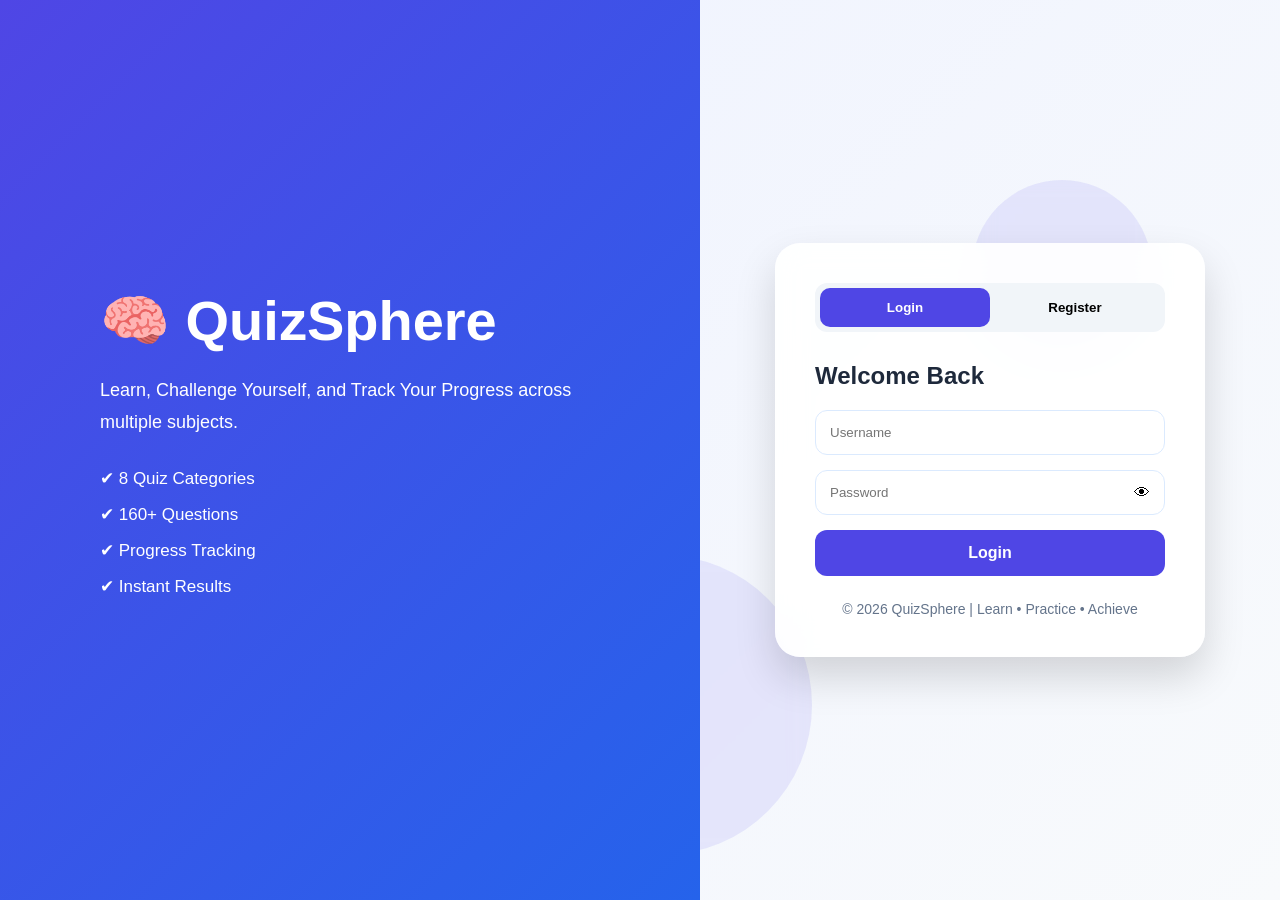
<file: index.html>
<<<<<<< HEAD
<!DOCTYPE html>
<html lang="en">
<head>
    <meta charset="UTF-8">
    <meta name="viewport" content="width=device-width, initial-scale=1.0">
    <title>QuizSphere Dashboard</title>
    <link rel="stylesheet" href="public/css/style.css">
</head>
<body>

<!-- Background Shapes -->
<div class="bg-shape shape1"></div>
<div class="bg-shape shape2"></div>
<div class="bg-shape shape3"></div>

<!-- HEADER -->
<header class="dashboard-header">

    <div>
        <h1>🧠 QuizSphere</h1>
        <p id="welcomeUser">Welcome Back</p>
    </div>

    <div style="display:flex; gap:10px;">
        <button onclick="window.location.href='leaderboard.html'" class="logout-btn">
            Leaderboard
        </button>

        <button id="logoutBtn" class="logout-btn">
            Logout
        </button>
    </div>

</header>

<!-- HERO SECTION -->
<section class="hero">
    <h2>Challenge Your Knowledge</h2>
    <p>Choose a subject and test your skills with interactive quizzes.</p>
</section>

<!-- SEARCH -->
<section class="search-section">
    <input type="text" id="searchInput" placeholder="🔍 Search Subject...">
</section>

<!-- STATS -->
<section class="stats">

    <div class="stat-card">
        <h3>8</h3>
        <p>Subjects</p>
    </div>

    <div class="stat-card">
        <h3>160</h3>
        <p>Questions</p>
    </div>

    <div class="stat-card">
        <h3 id="completedQuiz">0</h3>
        <p>Completed</p>
    </div>

</section>

<!-- SUBJECTS -->
<section class="subjects-grid" id="subjectsGrid">

    <div class="subject-card" data-subject="Mathematics">
        <h3>📐 Mathematics</h3>
        <p>20 Questions</p>
        <button onclick="startQuiz('Mathematics')">Start Quiz</button>
    </div>

    <div class="subject-card" data-subject="Science">
        <h3>🔬 Science</h3>
        <p>20 Questions</p>
        <button onclick="startQuiz('Science')">Start Quiz</button>
    </div>

    <div class="subject-card" data-subject="English">
        <h3>📖 English</h3>
        <p>20 Questions</p>
        <button onclick="startQuiz('English')">Start Quiz</button>
    </div>

    <div class="subject-card" data-subject="History">
        <h3>🏛 History</h3>
        <p>20 Questions</p>
        <button onclick="startQuiz('History')">Start Quiz</button>
    </div>

    <div class="subject-card" data-subject="Geography">
        <h3>🌍 Geography</h3>
        <p>20 Questions</p>
        <button onclick="startQuiz('Geography')">Start Quiz</button>
    </div>

    <div class="subject-card" data-subject="ComputerScience">
        <h3>💻 Computer Science</h3>
        <p>20 Questions</p>
        <button onclick="startQuiz('ComputerScience')">Start Quiz</button>
    </div>

    <div class="subject-card" data-subject="GeneralKnowledge">
        <h3>🧠 General Knowledge</h3>
        <p>20 Questions</p>
        <button onclick="startQuiz('GeneralKnowledge')">Start Quiz</button>
    </div>

</section>

<script>

// LOGIN CHECK
if (localStorage.getItem("loggedIn") !== "true") {
    window.location.href = "login.html";
}

// USER
const user = localStorage.getItem("currentUser") || "Student";

document.getElementById("welcomeUser").textContent =
`Welcome, ${user} 👋`;

// COMPLETED QUIZZES
const subjects = [
    "Mathematics",
    "Science",
    "English",
    "History",
    "Geography",
    "ComputerScience",
    "GeneralKnowledge"
];

let completed = 0;

subjects.forEach(subject => {
    if (localStorage.getItem(subject + "_completed") === "true") {
        completed++;
    }
});

document.getElementById("completedQuiz").textContent = completed;

// LOGOUT
document.getElementById("logoutBtn").addEventListener("click", () => {
    localStorage.removeItem("loggedIn");
    window.location.href = "login.html";
});

// SEARCH SUBJECTS
const searchInput = document.getElementById("searchInput");

searchInput.addEventListener("keyup", () => {
    const value = searchInput.value.toLowerCase();

    document.querySelectorAll(".subject-card").forEach(card => {
        const text = card.dataset.subject.toLowerCase();

        card.style.display = text.includes(value) ? "block" : "none";
    });
});

// START QUIZ
function startQuiz(subject) {
    localStorage.setItem("selectedSubject", subject);
    window.location.href = "quiz.html";
}

// ANIMATION
document.querySelectorAll(".subject-card").forEach((card, index) => {
    card.style.opacity = "0";
    card.style.transform = "translateY(20px)";

    setTimeout(() => {
        card.style.transition = "all .5s ease";
        card.style.opacity = "1";
        card.style.transform = "translateY(0)";
    }, index * 100);
});

</script>

</body>
</html>
</file>
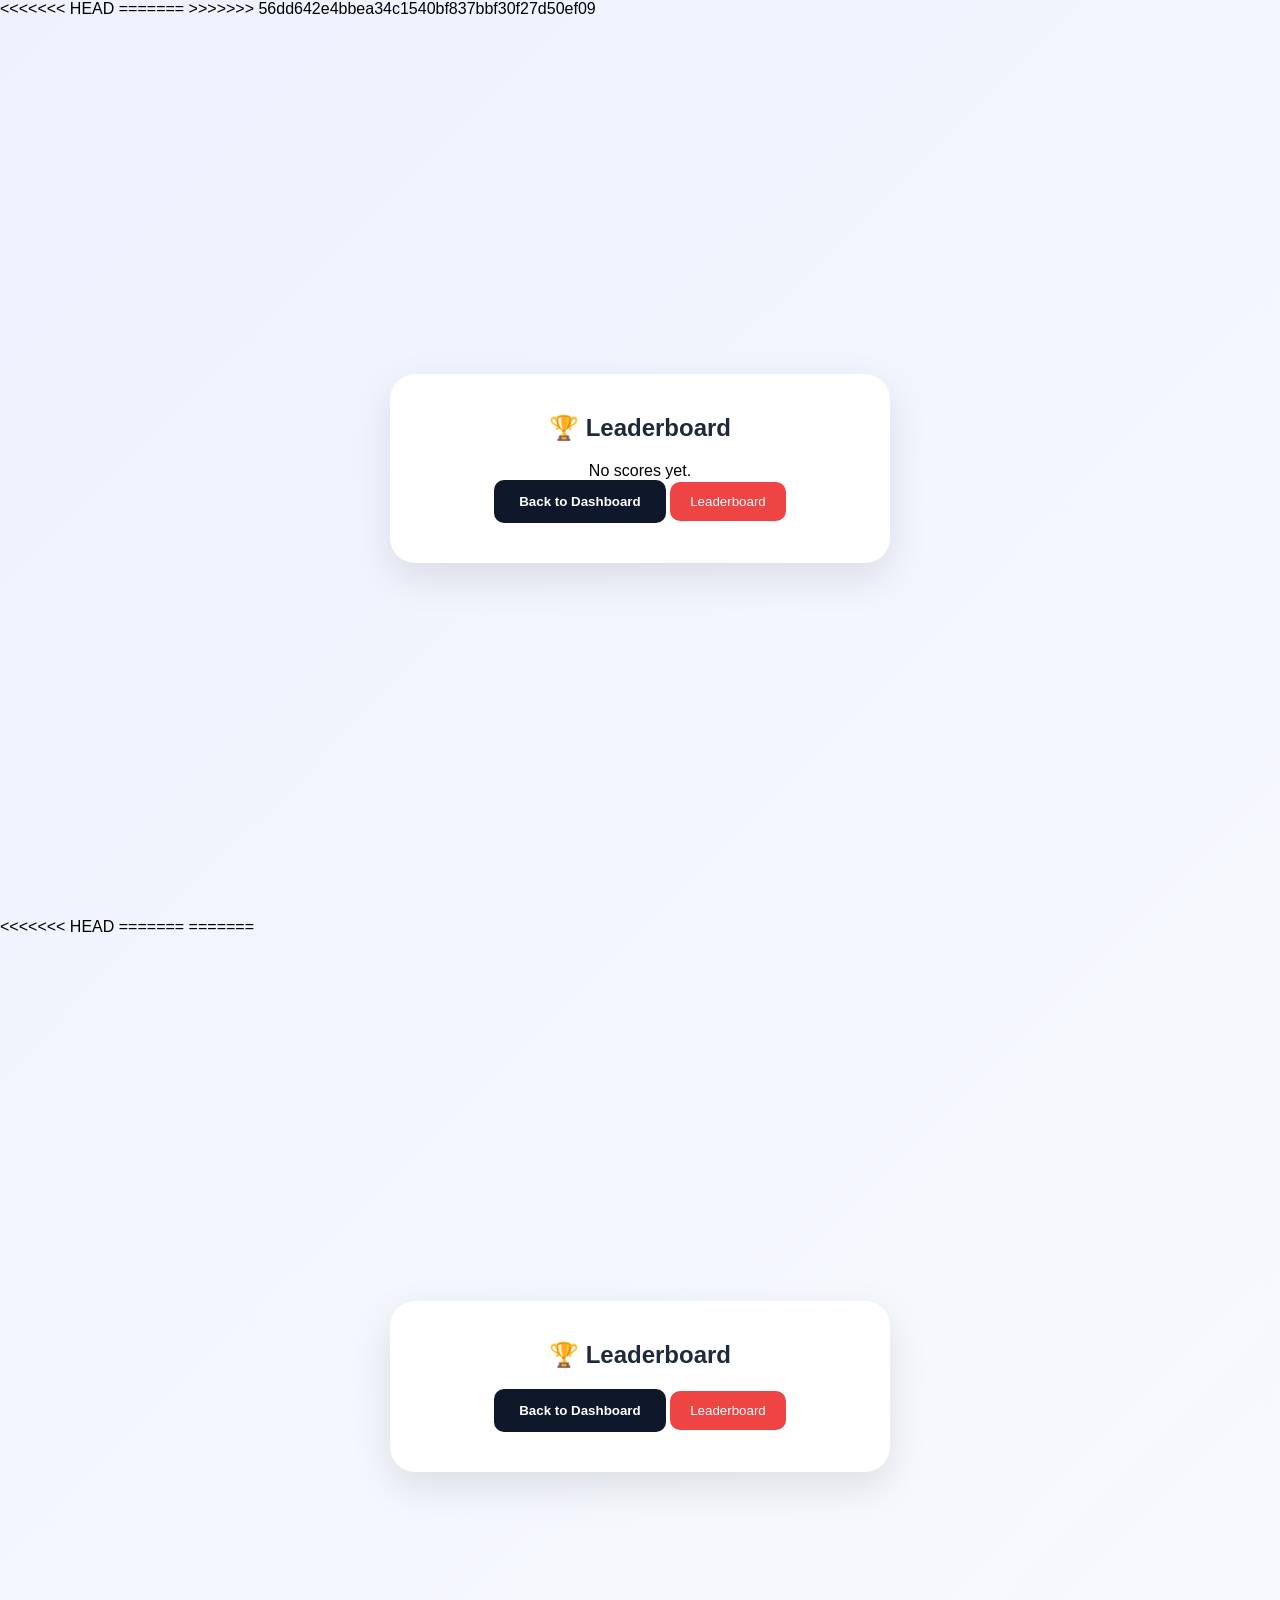
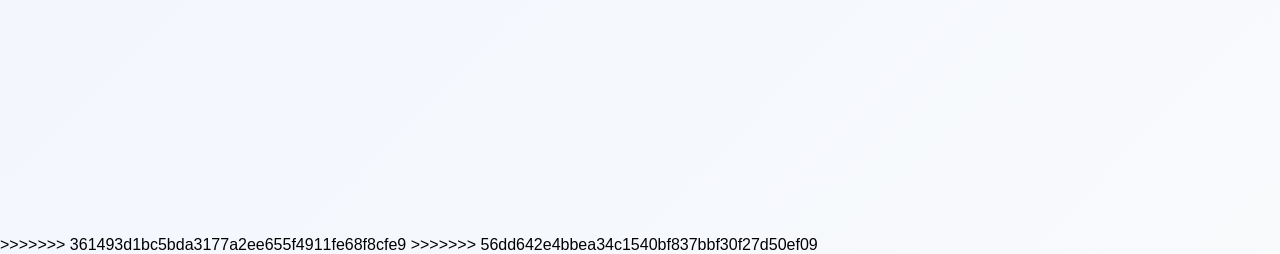
<file: leaderboard.html>
<<<<<<< HEAD
=======

>>>>>>> 56dd642e4bbea34c1540bf837bbf30f27d50ef09
<!DOCTYPE html>
<html>
<head>
    <title>Leaderboard</title>
    <link rel="stylesheet" href="public/css/style.css">
</head>
<body>

<div class="result-container">
    <div class="result-card">

        <h2>🏆 Leaderboard</h2>

        <div id="leaderboardList"></div>

        <button onclick="window.location.href='index.html'" class="dashboard-btn">
            Back to Dashboard
        </button>

        <button onclick="window.location.href='leaderboard.html'" class="logout-btn">
            Leaderboard
        </button>

    </div>
</div>

<script src="public/js/leaderboard.js"></script>

</body>
<<<<<<< HEAD
</html>
=======
=======
<!DOCTYPE html>
<html>
<head>
    <title>Leaderboard</title>
    <link rel="stylesheet" href="public/css/style.css">
</head>
<body>

<div class="result-container">
    <div class="result-card">

        <h2>🏆 Leaderboard</h2>

        <div id="leaderboardList"></div>

        <button onclick="window.location.href='index.html'" class="dashboard-btn">
            Back to Dashboard
        </button>
        <button onclick="window.location.href='leaderboard.html'" class="logout-btn">
            Leaderboard
        </button>

    </div>
</div>

<script src="public/js/leaderboard.js"></script>

</body>
>>>>>>> 361493d1bc5bda3177a2ee655f4911fe68f8cfe9
</html>
>>>>>>> 56dd642e4bbea34c1540bf837bbf30f27d50ef09
</file>
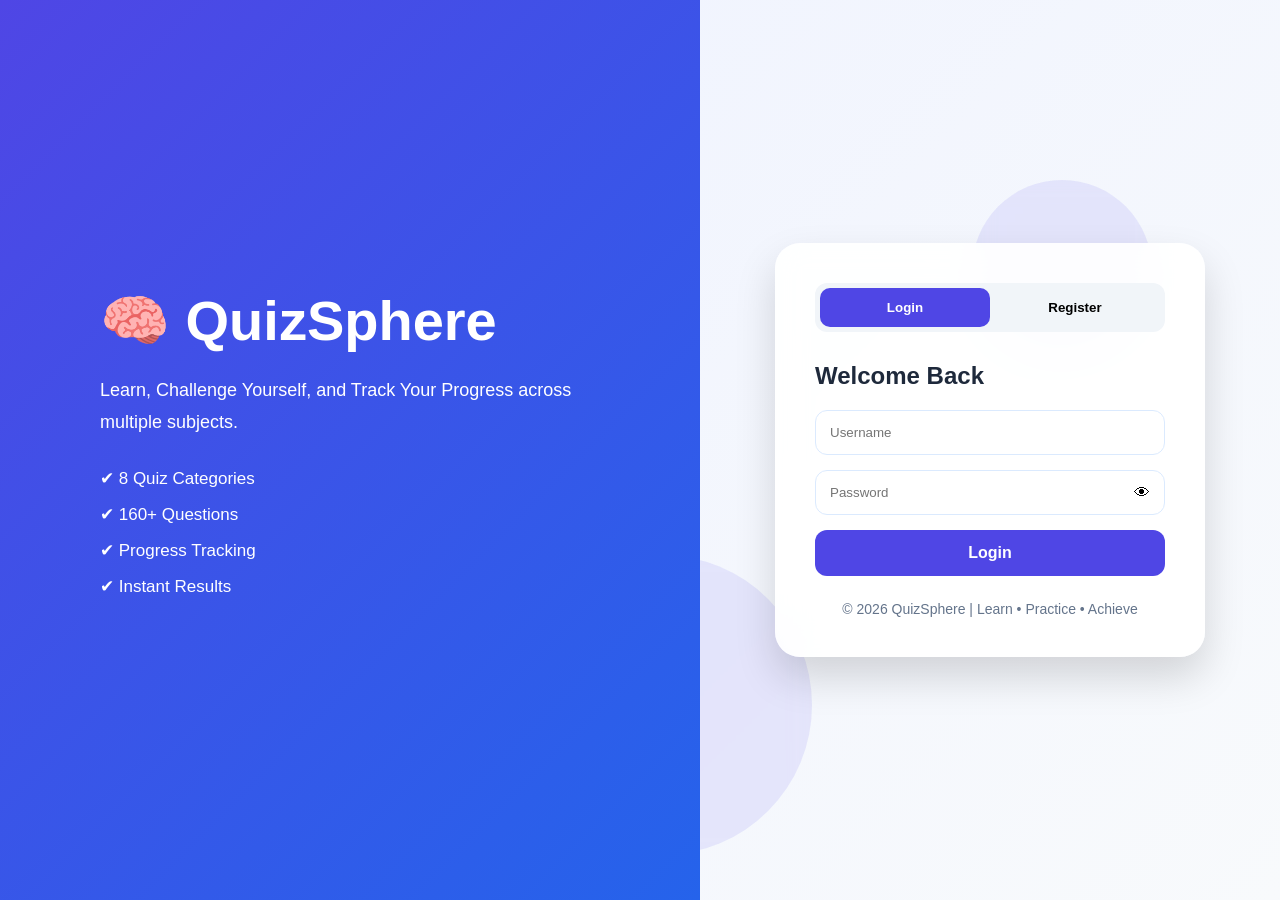
<file: login.html>
<!DOCTYPE html>
<html lang="en">
<head>
    <meta charset="UTF-8">
    <meta name="viewport" content="width=device-width, initial-scale=1.0">
    <title>QuizSphere</title>
   <link rel="stylesheet" href="public/css/style.css">

</head>
<body>

    <!-- Animated Background -->
    <div class="bg-shape shape1"></div>
    <div class="bg-shape shape2"></div>
    <div class="bg-shape shape3"></div>

    <div class="container">

        <div class="left-panel">
            <div class="left-content">
                <h1>🧠 QuizSphere</h1>

                <p>
                    Learn, Challenge Yourself, and Track Your Progress
                    across multiple subjects.
                </p>

                <ul>
                    <li>✔ 8 Quiz Categories</li>
                    <li>✔ 160+ Questions</li>
                    <li>✔ Progress Tracking</li>
                    <li>✔ Instant Results</li>
                </ul>
            </div>
        </div>

        <div class="right-panel">

            <div class="auth-box">

                <div class="tabs">
                    <button id="loginBtn" class="active">
                        Login
                    </button>

                    <button id="registerBtn">
                        Register
                    </button>
                </div>

                <!-- LOGIN FORM -->

                <form id="loginForm">

                    <h2>Welcome Back</h2>

                    <input
                        type="text"
                        id="loginUsername"
                        placeholder="Username"
                        required
                    >

                    <div class="password-box">

                        <input
                            type="password"
                            id="loginPassword"
                            placeholder="Password"
                            required
                        >

                        <span class="togglePassword">👁</span>

                    </div>

                    <button
                        type="submit"
                        class="main-btn"
                    >
                        Login
                    </button>

                </form>

                <!-- REGISTER FORM -->

                <form
                    id="registerForm"
                    class="hidden"
                >

                    <h2>Create Account</h2>

                    <input
                        type="text"
                        id="registerUsername"
                        placeholder="Username"
                        required
                    >

                    <input
                        type="email"
                        id="registerEmail"
                        placeholder="Email Address"
                        required
                    >

                    <div class="password-box">

                        <input
                            type="password"
                            id="registerPassword"
                            placeholder="Password"
                            required
                        >

                        <span class="togglePassword">👁</span>

                    </div>

                    <div class="password-box">

                        <input
                            type="password"
                            id="confirmPassword"
                            placeholder="Confirm Password"
                            required
                        >

                        <span class="togglePassword">👁</span>

                    </div>

                    <button
                        type="submit"
                        class="main-btn"
                    >
                        Register
                    </button>

                </form>

                <!-- FOOTER -->

                <div class="footer">
                    © 2026 QuizSphere |
                    Learn • Practice • Achieve
                </div>

            </div>

        </div>

    </div>

    <script src="public/js/auth.js"></script>

</body>
</html>
</file>
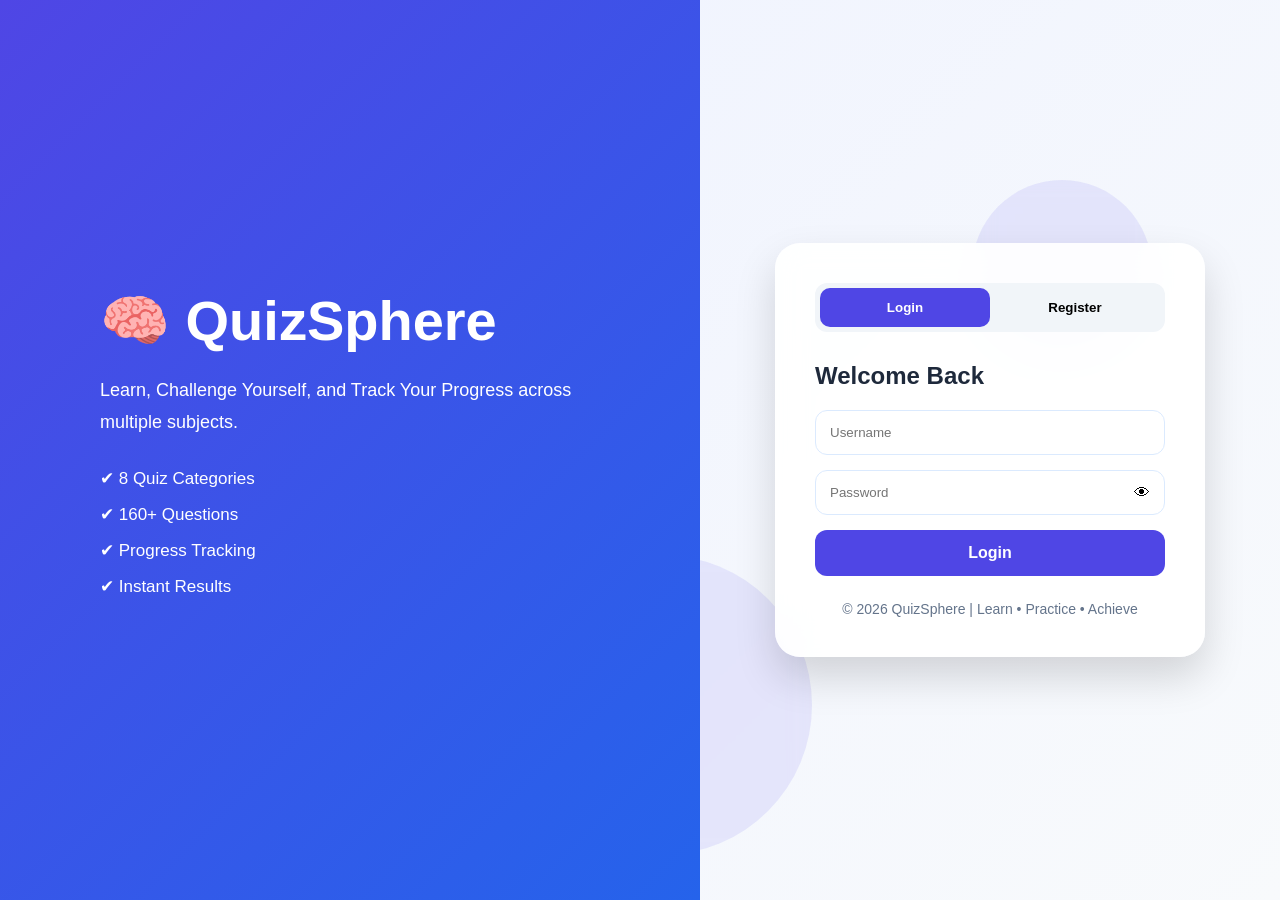
<file: quiz.html>
<!DOCTYPE html>
<html lang="en">
<head>
    <meta charset="UTF-8">
    <meta name="viewport" content="width=device-width, initial-scale=1.0">
    <title>QuizSphere Quiz</title>
<link rel="stylesheet" href="public/css/style.css">
</head>
<body>

<div class="quiz-container">

    <div class="quiz-header">

        <h2 id="subjectTitle">
            Quiz
        </h2>

        <span id="questionCounter">
            Question 1 / 20
        </span>

    </div>

    <div class="progress-container">

        <div class="timer-container">
    ⏱ Time Left:
    <span id="timer">30</span>s
</div>

        <div
            class="progress-bar"
            id="progressBar">
        </div>

    </div>

    <div class="quiz-card">

        <h3 id="questionText">
            Loading...
        </h3>

        <div
            id="optionsContainer"
            class="options">
        </div>

        <div
            id="feedback"
            class="feedback">
        </div>

        <button
            id="nextBtn"
            class="main-btn"
            style="display:none;">
            Next Question
        </button>

    </div>

</div>

<script src="public/js/quiz.js"></script>

</body>
</html>
</file>
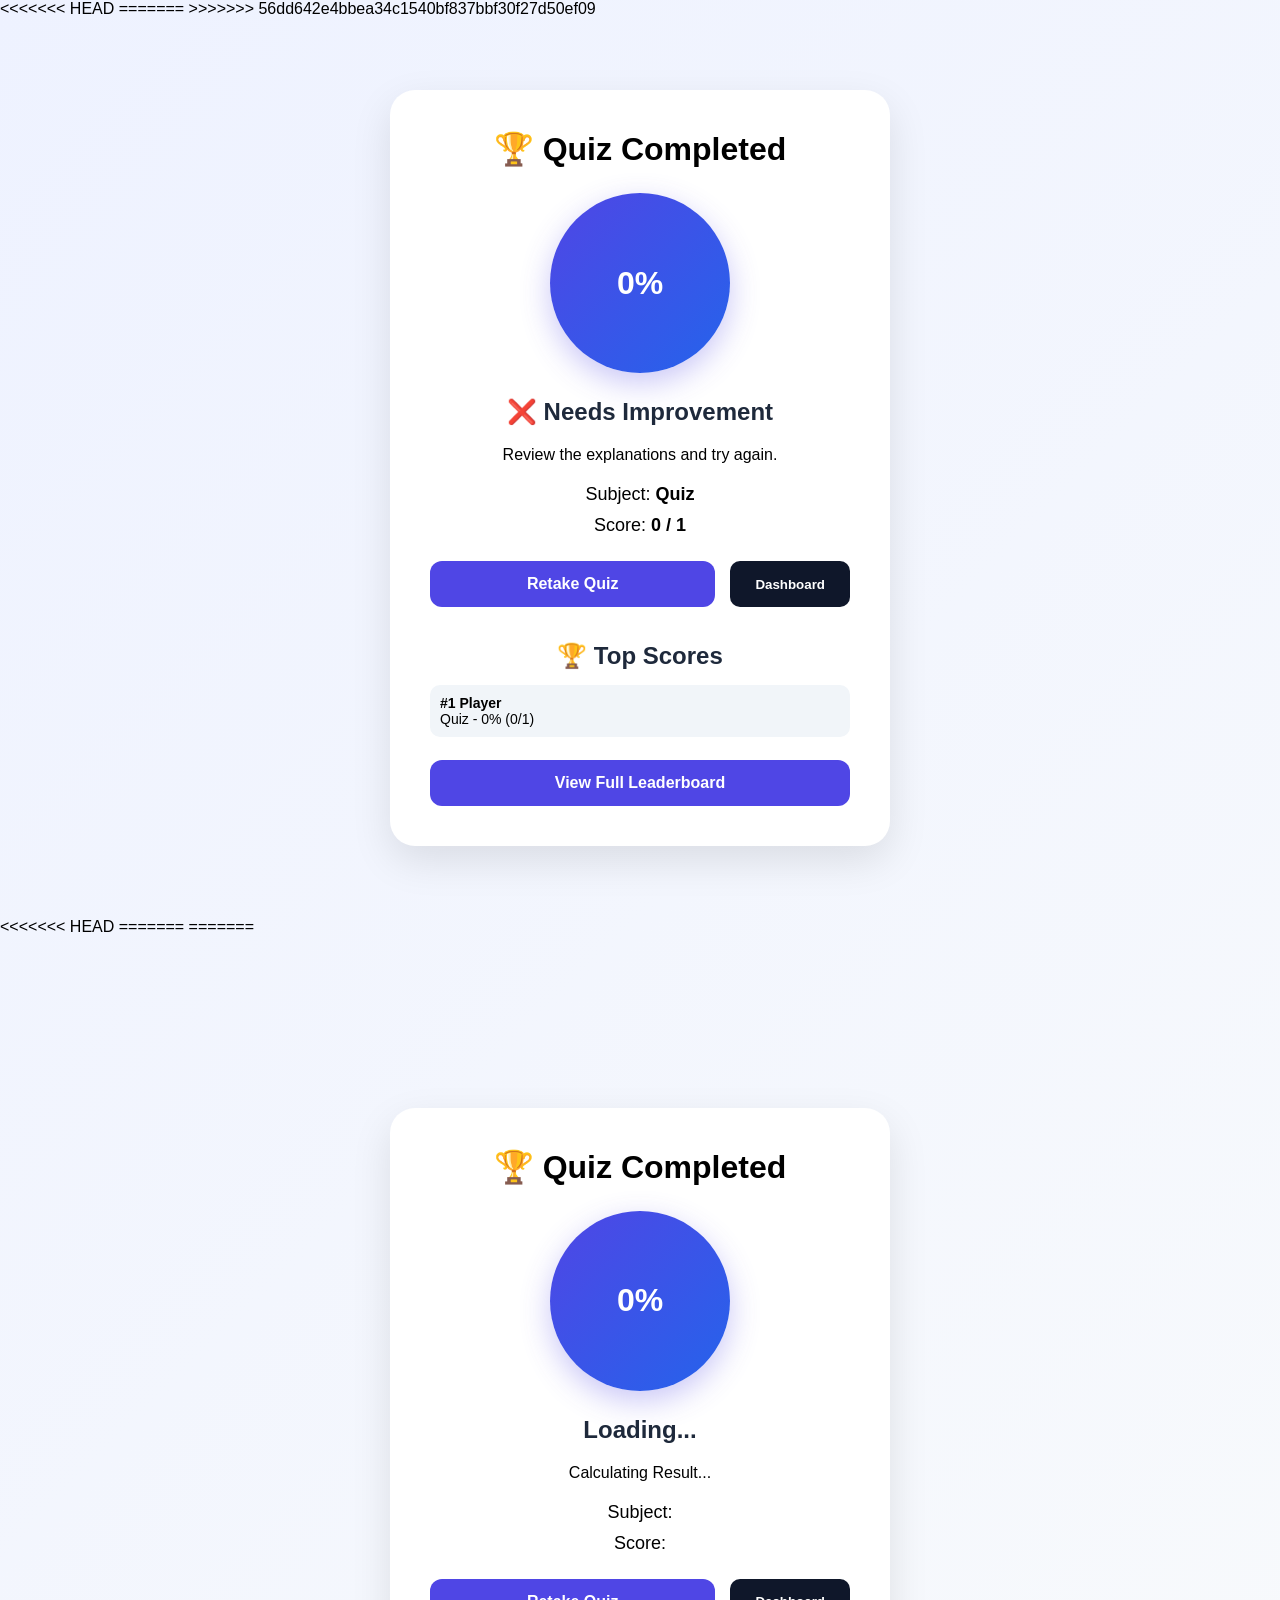
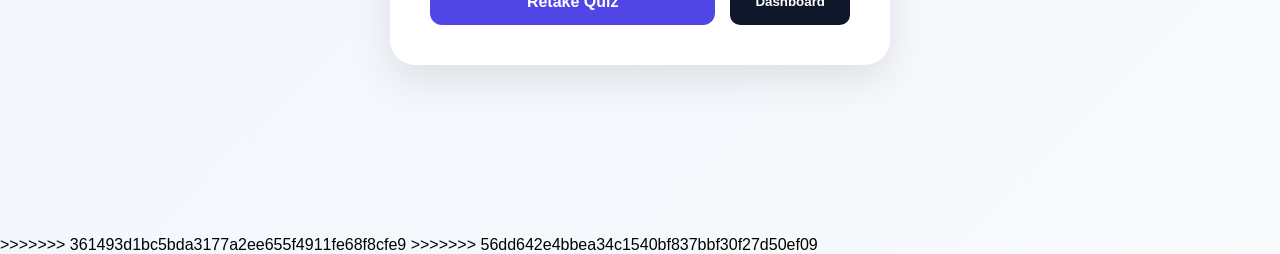
<file: result.html>
<<<<<<< HEAD
=======

>>>>>>> 56dd642e4bbea34c1540bf837bbf30f27d50ef09
<!DOCTYPE html>
<html lang="en">
<head>
    <meta charset="UTF-8">
    <meta name="viewport" content="width=device-width, initial-scale=1.0">
    <title>Quiz Result</title>
    <link rel="stylesheet" href="public/css/style.css">
</head>

<body>

<div class="result-container">

    <div class="result-card">

        <h1>🏆 Quiz Completed</h1>

        <div class="score-circle">
            <span id="percentage">0%</span>
        </div>

        <h2 id="status">Loading...</h2>

        <p id="message">Calculating Result...</p>

        <div class="result-details">

            <p>
                Subject:
                <strong id="subjectName"></strong>
            </p>

            <p>
                Score:
                <strong id="scoreText"></strong>
            </p>

        </div>

        <!-- BUTTONS -->
        <div class="result-buttons">

            <button class="main-btn" id="retryBtn">
                Retake Quiz
            </button>

            <button class="dashboard-btn" id="dashboardBtn">
                Dashboard
            </button>

        </div>

        <!-- 🏆 LEADERBOARD PREVIEW -->
        <div style="margin-top:35px; text-align:left;">

            <h2 style="text-align:center; margin-bottom:15px;">
                🏆 Top Scores
            </h2>

            <div id="leaderboardList"></div>

            <button class="main-btn" id="viewLeaderboardBtn" style="margin-top:15px;">
                View Full Leaderboard
            </button>

        </div>

    </div>

</div>

<script src="public/js/result.js"></script>

</body>
<<<<<<< HEAD
</html>
=======
=======
<!DOCTYPE html>
<html lang="en">
<head>
    <meta charset="UTF-8">
    <meta name="viewport" content="width=device-width, initial-scale=1.0">
    <title>Quiz Result</title>
    <link rel="stylesheet" href="public/css/style.css">

</head>
<body>

<div class="result-container">

    <div class="result-card">

        <h1>🏆 Quiz Completed</h1>

        <div class="score-circle">

            <span id="percentage">
                0%
            </span>

        </div>

        <h2 id="status">
            Loading...
        </h2>

        <p id="message">
            Calculating Result...
        </p>

        <div class="result-details">

            <p>
                Subject:
                <strong id="subjectName"></strong>
            </p>

            <p>
                Score:
                <strong id="scoreText"></strong>
            </p>

        </div>

        <div class="result-buttons">

            <button
                class="main-btn"
                id="retryBtn">

                Retake Quiz

            </button>

            <button
                class="dashboard-btn"
                id="dashboardBtn">

                Dashboard

            </button>

        </div>

    </div>

</div>

<script src="public/js/result.js"></script>

</body>
>>>>>>> 361493d1bc5bda3177a2ee655f4911fe68f8cfe9
</html>
>>>>>>> 56dd642e4bbea34c1540bf837bbf30f27d50ef09
</file>
<file: public/css/style.css>
*{
    margin:0;
    padding:0;
    box-sizing:border-box;
    font-family:'Segoe UI',sans-serif;
}

body{
    min-height:100vh;
    background:linear-gradient(
        135deg,
        #eef2ff,
        #f8fafc
    );

    overflow-x:hidden;
}

/* =========================
   ANIMATED BACKGROUND
========================= */

.bg-shape{
    position:fixed;
    border-radius:50%;
    background:rgba(79,70,229,.1);
    backdrop-filter:blur(10px);
    z-index:-1;
    animation:float 8s ease-in-out infinite;
}

.shape1{
    width:250px;
    height:250px;
    top:5%;
    left:5%;
}

.shape2{
    width:180px;
    height:180px;
    top:20%;
    right:10%;
}

.shape3{
    width:300px;
    height:300px;
    bottom:5%;
    left:40%;
}

@keyframes float{

    0%,100%{
        transform:translateY(0);
    }

    50%{
        transform:translateY(-25px);
    }

}

/* =========================
   MAIN CONTAINER
========================= */

.container{
    display:flex;
    min-height:100vh;
}

/* =========================
   LEFT PANEL
========================= */

.left-panel{
    flex:1;

    background:linear-gradient(
        135deg,
        #4f46e5,
        #2563eb
    );

    color:white;

    display:flex;
    justify-content:center;
    align-items:center;

    padding:60px;
}

.left-content{
    max-width:500px;
}

.left-content h1{
    font-size:3.5rem;
    margin-bottom:20px;
}

.left-content p{
    font-size:18px;
    line-height:1.8;
    margin-bottom:30px;
}

.left-content li{
    list-style:none;
    margin:15px 0;
    font-size:17px;
}

/* =========================
   RIGHT PANEL
========================= */

.right-panel{
    flex:1;

    display:flex;
    justify-content:center;
    align-items:center;
}

/* =========================
   GLASS LOGIN BOX
========================= */

.auth-box{

    width:430px;

    background:
    rgba(255,255,255,.92);

    backdrop-filter:
    blur(15px);

    padding:40px;

    border-radius:25px;

    box-shadow:
    0 20px 40px rgba(0,0,0,.15);

    transition:.3s;

    animation:
    fadeIn .5s ease;
}

.auth-box:hover{

    transform:
    translateY(-5px)
    rotateX(2deg);

    box-shadow:
    0 30px 50px rgba(0,0,0,.2);
}

@keyframes fadeIn{

    from{
        opacity:0;
        transform:translateY(15px);
    }

    to{
        opacity:1;
        transform:translateY(0);
    }

}

/* =========================
   TABS
========================= */

.tabs{
    display:flex;
    margin-bottom:30px;

    background:#f1f5f9;

    padding:5px;

    border-radius:12px;
}

.tabs button{

    flex:1;

    border:none;

    padding:12px;

    cursor:pointer;

    background:none;

    border-radius:10px;

    font-weight:600;

    transition:.3s;
}

.tabs button.active{

    background:#4f46e5;
    color:white;
}

/* =========================
   FORMS
========================= */

form{
    animation:fadeIn .4s ease;
}

h2{
    margin-bottom:20px;
    color:#1e293b;
}

input{

    width:100%;

    padding:14px;

    margin-bottom:15px;

    border:1px solid #dbeafe;

    border-radius:12px;

    outline:none;

    transition:.3s;
}

input:focus{

    border-color:#4f46e5;

    box-shadow:
    0 0 10px rgba(79,70,229,.2);
}

/* =========================
   PASSWORD
========================= */

.password-box{
    position:relative;
}

.togglePassword{

    position:absolute;

    right:15px;
    top:14px;

    cursor:pointer;

    user-select:none;
}

/* =========================
   BUTTON
========================= */

.main-btn{

    width:100%;

    border:none;

    background:#4f46e5;

    color:white;

    padding:14px;

    border-radius:12px;

    cursor:pointer;

    font-size:16px;
    font-weight:600;

    transition:
    transform .2s ease,
    background .3s ease;
}

.main-btn:hover{

    background:#3730a3;

    transform:translateY(-2px);
}

.main-btn:active{

    transform:scale(.97);
}

/* =========================
   FOOTER
========================= */

.footer{

    margin-top:25px;

    text-align:center;

    color:#64748b;

    font-size:14px;
}

/* =========================
   HIDDEN
========================= */

.hidden{
    display:none;
}

/* =========================
   MOBILE
========================= */

@media(max-width:900px){

    .left-panel{
        display:none;
    }

    .right-panel{
        width:100%;
        padding:20px;
    }

    .auth-box{
        width:100%;
        max-width:450px;
    }

}

/* DASHBOARD */

.dashboard-header{
    display:flex;
    justify-content:space-between;
    align-items:center;

    padding:25px 50px;
}

.logout-btn{
    border:none;
    background:#ef4444;
    color:white;

    padding:12px 20px;
    border-radius:10px;
    cursor:pointer;
}

.hero{
    text-align:center;
    padding:20px;
}

.hero h2{
    font-size:2rem;
}

.search-section{
    display:flex;
    justify-content:center;
    margin:20px;
}

.search-section input{
    width:400px;
    max-width:90%;
}

.stats{
    display:grid;
    grid-template-columns:
    repeat(auto-fit,minmax(200px,1fr));

    gap:20px;

    padding:20px 50px;
}

.stat-card{
    background:white;
    padding:25px;

    border-radius:20px;

    text-align:center;

    box-shadow:
    0 10px 20px rgba(0,0,0,.1);
}

.subjects-grid{

    display:grid;

    grid-template-columns:
    repeat(auto-fit,minmax(250px,1fr));

    gap:25px;

    padding:30px 50px;
}

.subject-card{

    background:white;

    padding:25px;

    border-radius:20px;

    text-align:center;

    box-shadow:
    0 10px 25px rgba(0,0,0,.1);

    transition:.3s;
}

.subject-card:hover{

    transform:
    translateY(-10px)
    rotateX(5deg);

    box-shadow:
    0 20px 40px rgba(79,70,229,.25);
}

.subject-card button{

    margin-top:15px;

    border:none;

    background:#4f46e5;
    color:white;

    padding:12px 20px;

    border-radius:10px;

    cursor:pointer;
}

/* QUIZ PAGE */

.quiz-container{

    max-width:900px;

    margin:50px auto;

    padding:20px;
}

.quiz-header{

    display:flex;

    justify-content:
    space-between;

    align-items:center;

    margin-bottom:20px;
}

.quiz-card{

    background:white;

    padding:30px;

    border-radius:20px;

    box-shadow:
    0 15px 35px rgba(
        0,0,0,.1
    );
}

.progress-container{

    width:100%;

    height:12px;

    background:#ddd;

    border-radius:50px;

    margin-bottom:20px;
}

.progress-bar{

    height:100%;

    width:0%;

    background:
    linear-gradient(
        90deg,
        #4f46e5,
        #2563eb
    );

    border-radius:50px;

    transition:.4s;
}

.options{

    display:grid;

    gap:15px;

    margin-top:25px;
}

.option-btn{

    border:none;

    background:#f1f5f9;

    padding:15px;

    border-radius:12px;

    cursor:pointer;

    text-align:left;

    transition:.3s;
}

.option-btn:hover{

    background:#dbeafe;
}

.correct{

    background:#22c55e !important;
    color:white;
}

.wrong{

    background:#ef4444 !important;
    color:white;
}

.feedback{

    margin-top:25px;
}

.correct-msg{

    background:#dcfce7;

    padding:15px;

    border-radius:12px;
}

.wrong-msg{

    background:#fee2e2;

    padding:15px;

    border-radius:12px;
}

/* ======================
   RESULT PAGE
====================== */

.result-container{

    min-height:100vh;

    display:flex;

    justify-content:center;
    align-items:center;

    padding:30px;
}

.result-card{

    width:500px;
    max-width:95%;

    background:white;

    padding:40px;

    border-radius:25px;

    text-align:center;

    box-shadow:
    0 15px 40px rgba(
        0,0,0,.1
    );
}

.score-circle{

    width:180px;
    height:180px;

    margin:25px auto;

    border-radius:50%;

    display:flex;
    justify-content:center;
    align-items:center;

    background:
    linear-gradient(
        135deg,
        #4f46e5,
        #2563eb
    );

    color:white;

    font-size:2rem;
    font-weight:bold;

    box-shadow:
    0 10px 30px rgba(
        79,70,229,.3
    );
}

.result-details{

    margin-top:20px;
    margin-bottom:25px;
}

.result-details p{

    margin:10px 0;
    font-size:18px;
}

.result-buttons{

    display:flex;
    gap:15px;

    justify-content:center;
}

.dashboard-btn{

    border:none;

    background:#0f172a;

    color:white;

    padding:14px 25px;

    border-radius:10px;

    cursor:pointer;

    font-weight:600;
}

.dashboard-btn:hover{

    background:#1e293b;
}
.timer-container{

    text-align:right;

    margin-bottom:15px;

    font-size:18px;

    font-weight:600;

    color:#4f46e5;
}
/* =========================
   LEADERBOARD PAGE
========================= */

.leaderboard-container{
    max-width:1100px;
    margin:40px auto;
    padding:20px;
}

.leaderboard-title{
    text-align:center;
    font-size:2.8rem;
    font-weight:700;
    margin-bottom:30px;
    color:#1e293b;
}

/* Main Card */

.leaderboard-card{
    background:white;
    border-radius:20px;
    padding:25px;
    box-shadow:
    0 15px 35px rgba(0,0,0,.08);
}

/* Header */

.leaderboard-header{
    display:grid;
    grid-template-columns:
    80px
    2fr
    1.5fr
    120px
    120px;

    padding:16px;

    background:
    linear-gradient(
        135deg,
        #4f46e5,
        #2563eb
    );

    color:white;

    border-radius:15px;

    font-weight:700;

    margin-bottom:15px;
}

/* Rows */

.leaderboard-row{
    display:grid;
    grid-template-columns:
    80px
    2fr
    1.5fr
    120px
    120px;

    align-items:center;

    padding:18px;

    margin-bottom:12px;

    background:#ffffff;

    border-radius:15px;

    border-left:5px solid transparent;

    transition:.3s;

    box-shadow:
    0 5px 15px rgba(0,0,0,.05);
}

.leaderboard-row:hover{
    transform:translateY(-4px);
    box-shadow:
    0 12px 25px rgba(
        79,70,229,.15
    );
}

/* Top 3 */

.first-place{
    border-left:6px solid #f59e0b;
    background:#fff8e6;
}

.second-place{
    border-left:6px solid #94a3b8;
    background:#f8fafc;
}

.third-place{
    border-left:6px solid #b45309;
    background:#fff7ed;
}

/* Rank */

.rank{
    font-size:20px;
    font-weight:800;
}

/* Name */

.username{
    font-size:16px;
    font-weight:700;
    color:#0f172a;
}

/* Subject */

.subject{
    color:#64748b;
}

/* Score */

.score{
    font-size:18px;
    font-weight:700;
    color:#2563eb;
}

/* Percentage */

.percent{
    font-size:18px;
    font-weight:700;
    color:#22c55e;
}

/* Empty */

.empty-board{
    text-align:center;
    padding:50px;
    color:#64748b;
}

/* Mobile */

@media(max-width:768px){

    .leaderboard-header{
        display:none;
    }

    .leaderboard-row{
        grid-template-columns:1fr;
        gap:8px;
        text-align:center;
    }
}
</file>
